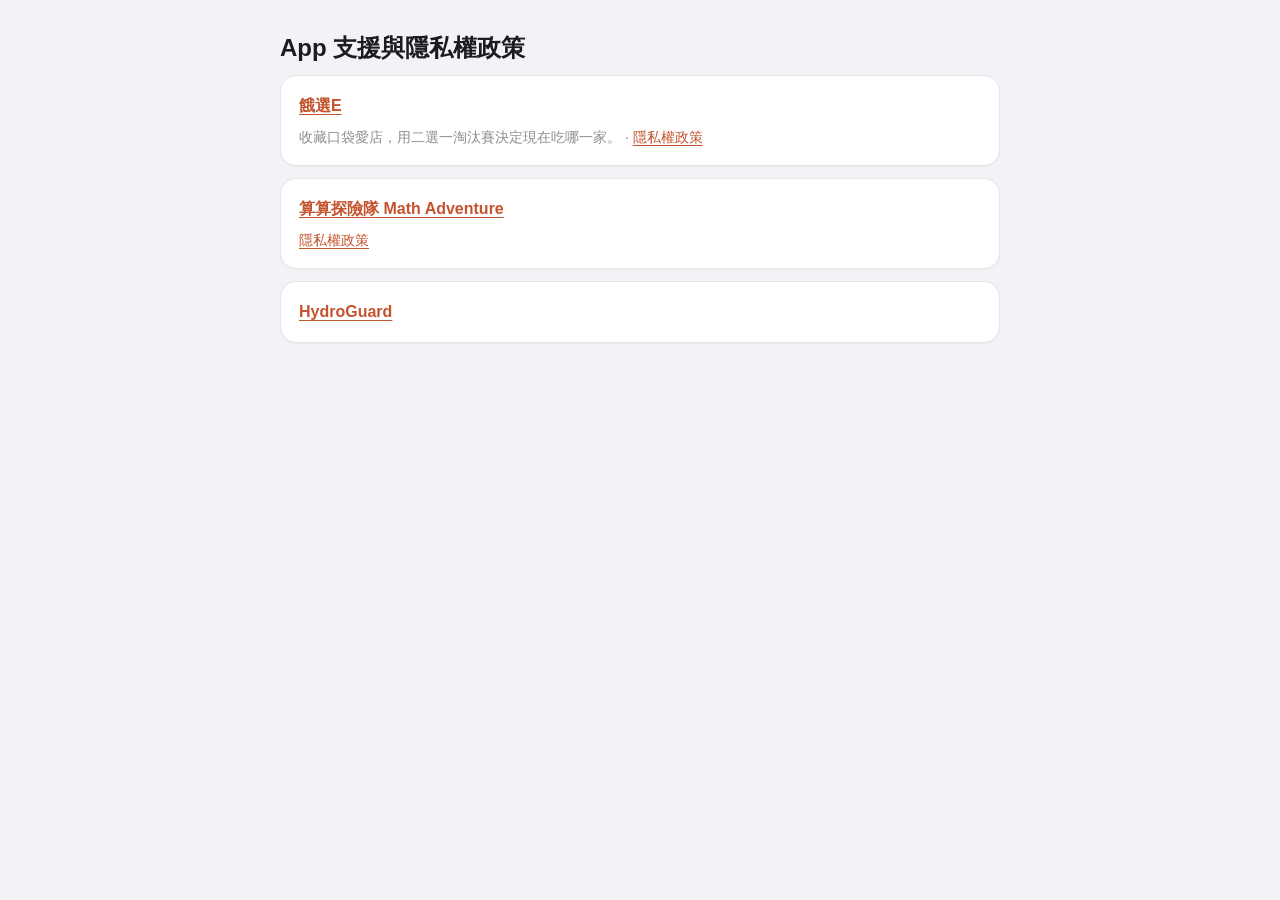
<file: index.html>
<!doctype html>
<html lang="zh-Hant-TW">
<head>
<meta charset="utf-8">
<meta name="viewport" content="width=device-width, initial-scale=1">
<title>vamrebirth · Apps</title>
<link rel="stylesheet" href="eatmatch/assets/site.css?v=2">
</head>
<body>
<main>
<h1>App 支援與隱私權政策</h1>
<div class="card"><strong><a href="eatmatch/">餓選E</a></strong><div class="meta">收藏口袋愛店，用二選一淘汰賽決定現在吃哪一家。 · <a href="eatmatch/privacy.html">隱私權政策</a></div></div>
<div class="card"><strong><a href="math-adventure-support/">算算探險隊 Math Adventure</a></strong><div class="meta"><a href="math-adventure-support/privacy.html">隱私權政策</a></div></div>
<div class="card"><strong><a href="water-disaster-guard-privacy/">HydroGuard</a></strong></div>
</main>
</body>
</html>
</file>
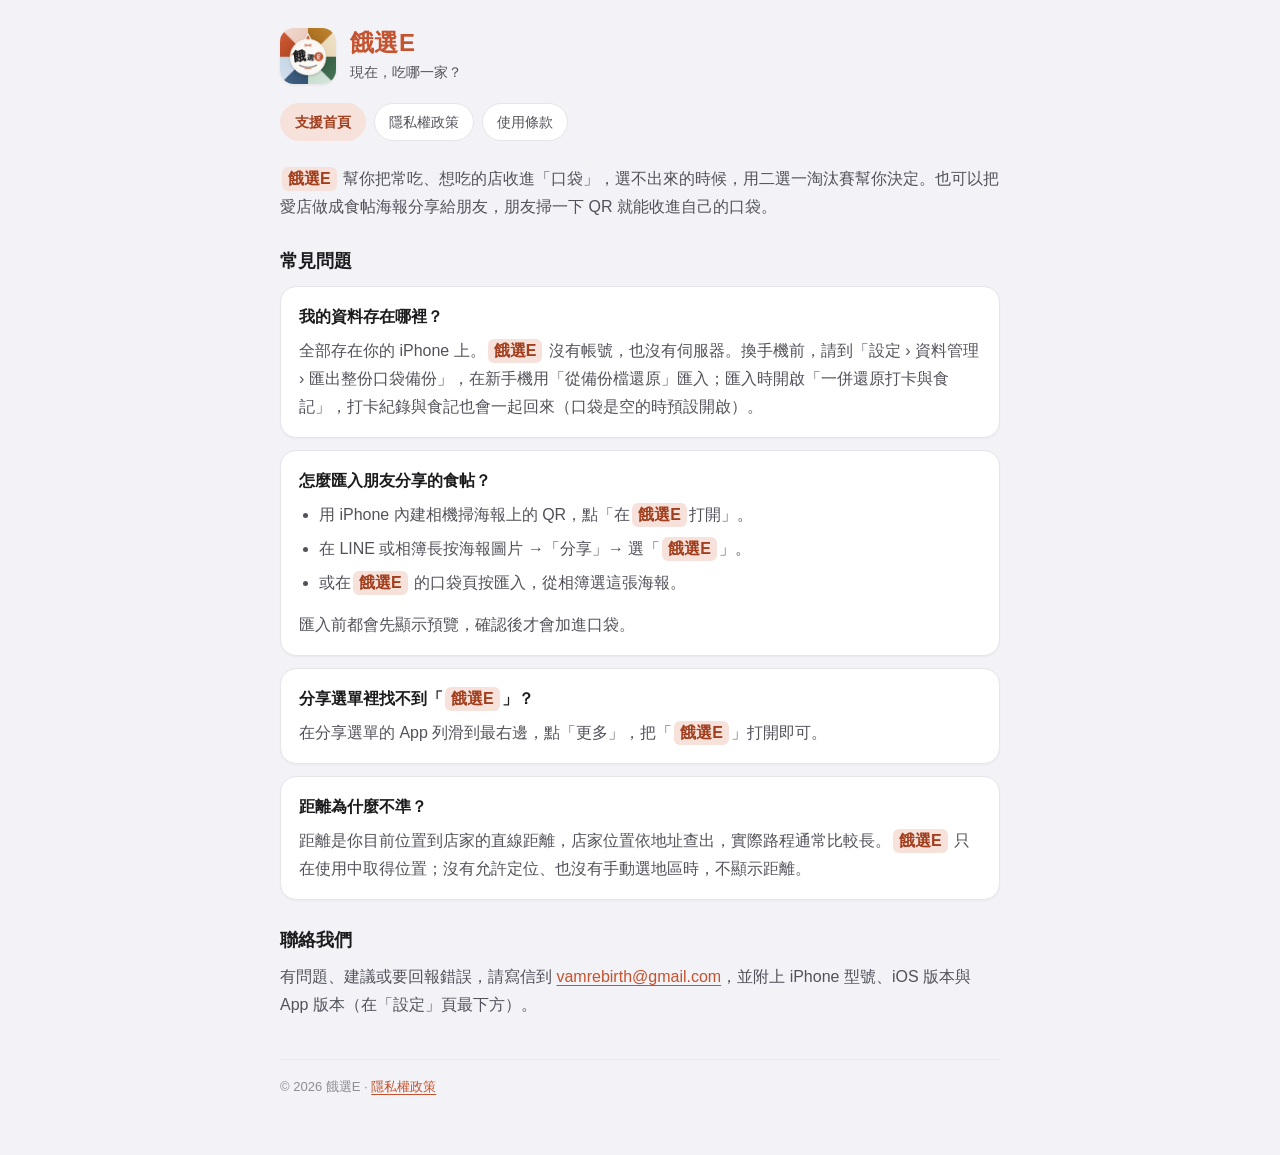
<file: eatmatch/index.html>
<!doctype html>
<html lang="zh-Hant-TW">
<head>
<meta charset="utf-8">
<meta name="viewport" content="width=device-width, initial-scale=1, viewport-fit=cover">
<meta name="theme-color" content="#F2F2F7">
<title>餓選E · 支援</title>
<meta name="description" content="餓選E：收藏口袋愛店，用二選一淘汰賽決定現在吃哪一家。">
<link rel="stylesheet" href="assets/site.css?v=4">
<script src="assets/theme.js?v=1"></script>
</head>
<body>
<main>
<header class="site">
  <img src="assets/app_icon.png" alt="餓選E 圖示">
  <div><h1>餓選E</h1><p>現在，吃哪一家？</p></div>
</header>
<nav><a href="./" aria-current="page">支援首頁</a><a href="privacy.html">隱私權政策</a><a href="terms.html">使用條款</a></nav>

<p><strong class="brand">餓選E</strong> 幫你把常吃、想吃的店收進「口袋」，選不出來的時候，用二選一淘汰賽幫你決定。也可以把愛店做成食帖海報分享給朋友，朋友掃一下 QR 就能收進自己的口袋。</p>

<h2>常見問題</h2>
<div class="card">
  <strong>我的資料存在哪裡？</strong>
  <p>全部存在你的 iPhone 上。<strong class="brand">餓選E</strong> 沒有帳號，也沒有伺服器。換手機前，請到「設定 › 資料管理 › 匯出整份口袋備份」，在新手機用「從備份檔還原」匯入；匯入時開啟「一併還原打卡與食記」，打卡紀錄與食記也會一起回來（口袋是空的時預設開啟）。</p>
</div>
<div class="card">
  <strong>怎麼匯入朋友分享的食帖？</strong>
  <ul>
    <li>用 iPhone 內建相機掃海報上的 QR，點「在<strong class="brand">餓選E</strong>打開」。</li>
    <li>在 LINE 或相簿長按海報圖片 →「分享」→ 選「<strong class="brand">餓選E</strong>」。</li>
    <li>或在<strong class="brand">餓選E</strong> 的口袋頁按匯入，從相簿選這張海報。</li>
  </ul>
  <p>匯入前都會先顯示預覽，確認後才會加進口袋。</p>
</div>
<div class="card">
  <strong>分享選單裡找不到「<strong class="brand">餓選E</strong>」？</strong>
  <p>在分享選單的 App 列滑到最右邊，點「更多」，把「<strong class="brand">餓選E</strong>」打開即可。</p>
</div>
<div class="card">
  <strong>距離為什麼不準？</strong>
  <p>距離是你目前位置到店家的直線距離，店家位置依地址查出，實際路程通常比較長。<strong class="brand">餓選E</strong> 只在使用中取得位置；沒有允許定位、也沒有手動選地區時，不顯示距離。</p>
</div>

<h2>聯絡我們</h2>
<p>有問題、建議或要回報錯誤，請寫信到 <a href="mailto:vamrebirth@gmail.com">vamrebirth@gmail.com</a>，並附上 iPhone 型號、iOS 版本與 App 版本（在「設定」頁最下方）。</p>

<footer>© 2026 餓選E · <a href="privacy.html">隱私權政策</a></footer>
</main>
</body>
</html>
</file>
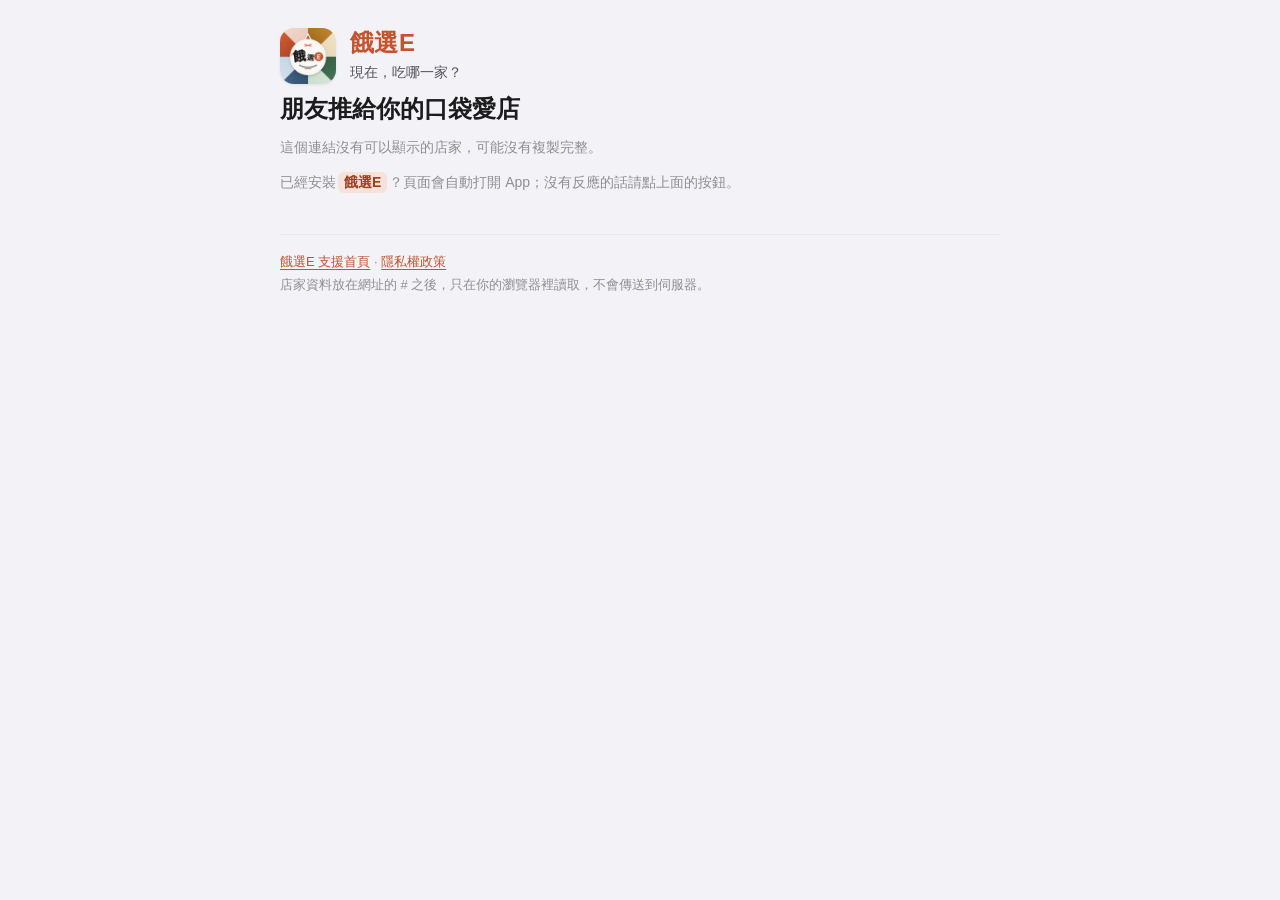
<file: eatmatch/i/index.html>
<!doctype html>
<html lang="zh-Hant-TW">
<head>
<meta charset="utf-8">
<meta name="viewport" content="width=device-width, initial-scale=1, viewport-fit=cover">
<meta name="theme-color" content="#F2F2F7">
<meta name="robots" content="noindex">
<title>朋友推給你的口袋愛店 · 餓選E</title>
<link rel="stylesheet" href="../assets/site.css?v=4">
<script src="../assets/theme.js?v=1"></script>
</head>
<body>
<main>
<header class="site">
  <img src="../assets/app_icon.png" alt="餓選E 圖示">
  <div><h1>餓選E</h1><p>現在，吃哪一家？</p></div>
</header>

<h1 id="title">朋友推給你的口袋愛店</h1>
<div id="list"></div>
<p id="empty" class="meta" hidden>這個連結沒有可以顯示的店家，可能沒有複製完整。</p>

<p id="opening" class="meta" hidden>正在打開<strong class="brand">餓選E</strong>…</p>
<p><a id="open" class="btn" href="#">在餓選E打開</a></p>
<div id="download" class="card" hidden>
  <strong>還沒有<strong class="brand">餓選E</strong>？</strong>
  <p id="download-soon" class="meta">App 即將上架，敬請期待。上架後，下載<strong class="brand">餓選E</strong> 再回來點這個連結，就能把這些店收進口袋。</p>
  <p><a id="download-link" class="btn ghost" href="#" hidden>下載餓選E</a></p>
</div>
<p class="meta">已經安裝<strong class="brand">餓選E</strong>？頁面會自動打開 App；沒有反應的話請點上面的按鈕。</p>

<footer><a href="../">餓選E 支援首頁</a> · <a href="../privacy.html">隱私權政策</a><br>
店家資料放在網址的 # 之後，只在你的瀏覽器裡讀取，不會傳送到伺服器。</footer>
</main>
<script>
// 安全原則：分享碼是別人產生的，不可信。只解析 JSON、只用 textContent 顯示純文字，
// 絕不使用 innerHTML；長度與店家數都有上限；「打開」按鈕只會組出固定格式的 eatmatch:// 網址。
// 下載連結：上架或開放 TestFlight 公開測試後填入（App Store／TestFlight 網址），空字串表示尚未上架。
var DOWNLOAD_URL = '';

// 自動打開 App：iPhone／Android 上載入後試一次；1.6 秒後頁面仍在前景，表示沒裝 App，改顯示下載區。
// 每個連結在同一個分頁只自動試一次，避免使用者按「返回」又被帶走。
function autoOpen(appUrl) {
  var mobile = /iPhone|iPad|iPod|Android/i.test(navigator.userAgent);
  var key = 'eatmatch-tried:' + location.hash.length + ':' + location.hash.slice(-16);
  var showDownload = function () {
    document.getElementById('opening').hidden = true;
    document.getElementById('download').hidden = false;
    if (DOWNLOAD_URL) {
      var link = document.getElementById('download-link');
      link.href = DOWNLOAD_URL;
      link.hidden = false;
      document.getElementById('download-soon').hidden = true;
    }
  };
  if (!mobile) { showDownload(); return; }
  var tried = false;
  try { tried = sessionStorage.getItem(key) === '1'; sessionStorage.setItem(key, '1'); } catch (e) {}
  if (tried) { showDownload(); return; }
  document.getElementById('opening').hidden = false;
  var timer = setTimeout(showDownload, 1600);
  document.addEventListener('visibilitychange', function () {
    if (document.hidden) clearTimeout(timer);
  });
  window.location.href = appUrl;
}

(function () {
  var MAX_CODE = 64 * 1024, MAX_SPOTS = 100, MAX_TEXT = 60;
  function param(name) {
    var sources = [location.hash.replace(/^#/, ''), location.search.replace(/^\?/, '')];
    for (var i = 0; i < sources.length; i++) {
      var parts = sources[i].split('&');
      for (var j = 0; j < parts.length; j++) {
        var kv = parts[j].split('=');
        if (kv[0] === name && kv.length > 1) {
          try { return decodeURIComponent(kv.slice(1).join('=').replace(/\+/g, '%2B')); }
          catch (e) { return null; }
        }
      }
    }
    return null;
  }
  function clean(v, max) {
    var s = (v === null || v === undefined) ? '' : String(v);
    s = s.replace(/[\u0000-\u001F\u007F-\u009F​‌‎‏‪-‮⁠-⁩﻿]/g, '')
         .replace(/\s+/g, ' ').trim();
    return Array.from(s).slice(0, max).join('');
  }
  // EM2: raw deflate 壓縮的 JSON（新版）；EM1: 未壓縮的 JSON（舊海報、舊連結）。
  var MAX_INFLATED = 64 * 1024;
  function bytesOf(code) {
    var b = code.slice(4).replace(/-/g, '+').replace(/_/g, '/');
    while (b.length % 4) b += '=';
    var bin = atob(b), bytes = new Uint8Array(bin.length);
    for (var i = 0; i < bin.length; i++) bytes[i] = bin.charCodeAt(i);
    return bytes;
  }
  function inflate(bytes) {
    if (typeof DecompressionStream === 'undefined') return Promise.reject(new Error('no inflate'));
    var stream = new Blob([bytes]).stream().pipeThrough(new DecompressionStream('deflate-raw'));
    return new Response(stream).arrayBuffer().then(function (buf) {
      if (buf.byteLength > MAX_INFLATED) throw new Error('too large');
      return new Uint8Array(buf);
    });
  }
  function decode(code) {
    if (!code || code.length > MAX_CODE) return Promise.resolve(null);
    var v2 = code.indexOf('EM2:') === 0;
    if (!v2 && code.indexOf('EM1:') !== 0) return Promise.resolve(null);
    var raw;
    try { raw = bytesOf(code); } catch (e) { return Promise.resolve(null); }
    return (v2 ? inflate(raw) : Promise.resolve(raw)).then(function (bytes) {
      var data = JSON.parse(new TextDecoder('utf-8', { fatal: true }).decode(bytes));
      return (data && Array.isArray(data.s)) ? data : null;
    }).catch(function () { return null; });
  }
  var code = param('c');
  decode(code).then(function (data) { render(code, data); });
  function render(code, data) {
  var list = document.getElementById('list');
  var spots = data ? data.s.filter(function (x) { return x && typeof x === 'object'; }).slice(0, MAX_SPOTS) : [];
  if (!spots.length) {
    document.getElementById('empty').hidden = false;
    document.getElementById('open').hidden = true;
    return;
  }
  if (spots.length > 1) {
    document.getElementById('title').textContent = '朋友推給你 ' + spots.length + ' 家口袋愛店';
  }
  spots.forEach(function (x) {
    var card = document.createElement('div');
    card.className = 'card';
    var name = document.createElement('strong');
    name.textContent = clean(x.n, MAX_TEXT) || '未命名店家';
    var meta = document.createElement('div');
    meta.className = 'meta';
    meta.textContent = [clean(x.a, 20), clean(x.b, 4), clean(x.c, 20)].filter(Boolean).join(' · ');
    card.appendChild(name);
    card.appendChild(meta);
    var addr = clean(x.addr, 120);
    if (addr) {
      var a = document.createElement('div');
      a.className = 'meta';
      a.textContent = addr;
      card.appendChild(a);
    }
    list.appendChild(card);
  });
  // 只轉成 URL-safe 字元，組出固定 scheme 的網址，不帶入任何其他輸入。
  // 前綴只會是 EM1: 或 EM2:（decode 已檢查），其餘只留 URL-safe 字元。
  var safe = code.slice(0, 4) + code.slice(4).replace(/[^A-Za-z0-9\-_+\/=]/g, '');
  var appUrl = 'eatmatch://i?c=' + encodeURIComponent(safe);
  document.getElementById('open').href = appUrl;
  autoOpen(appUrl);
  }

})();
</script>
</body>
</html>
</file>
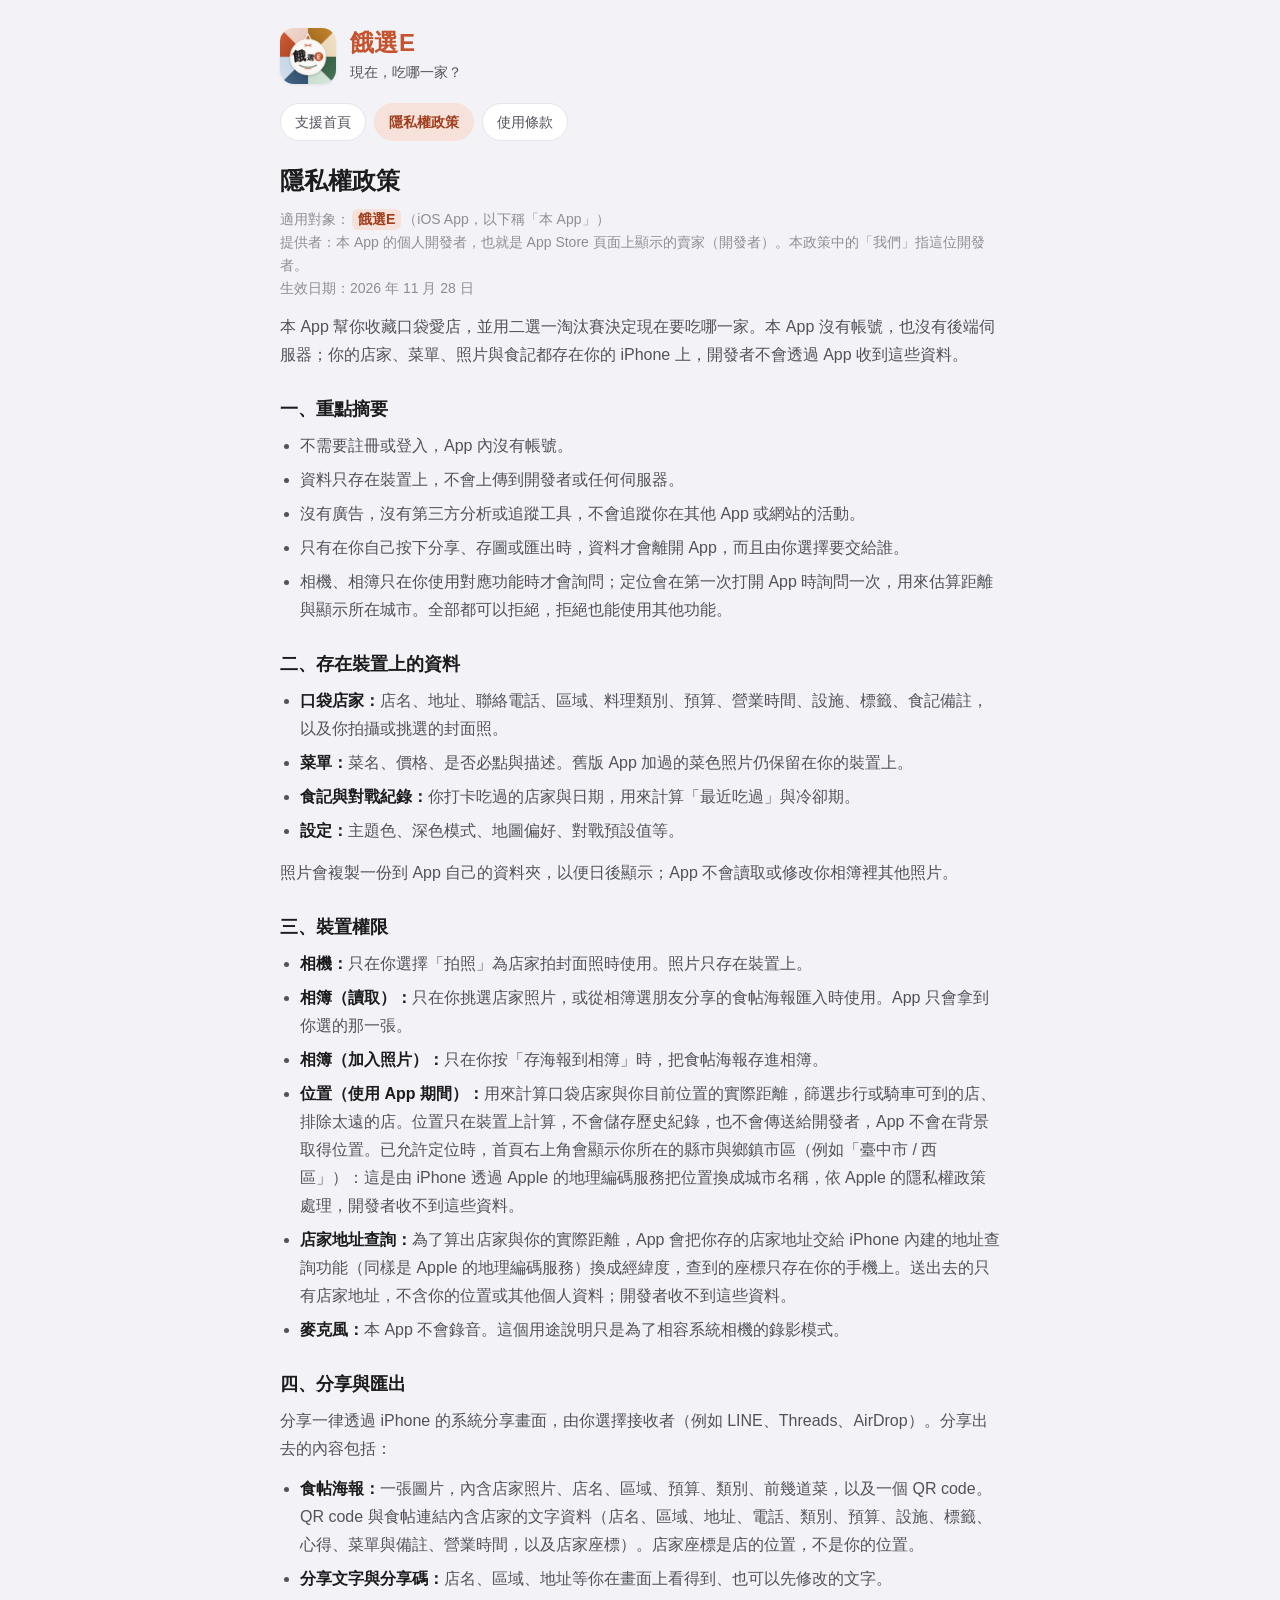
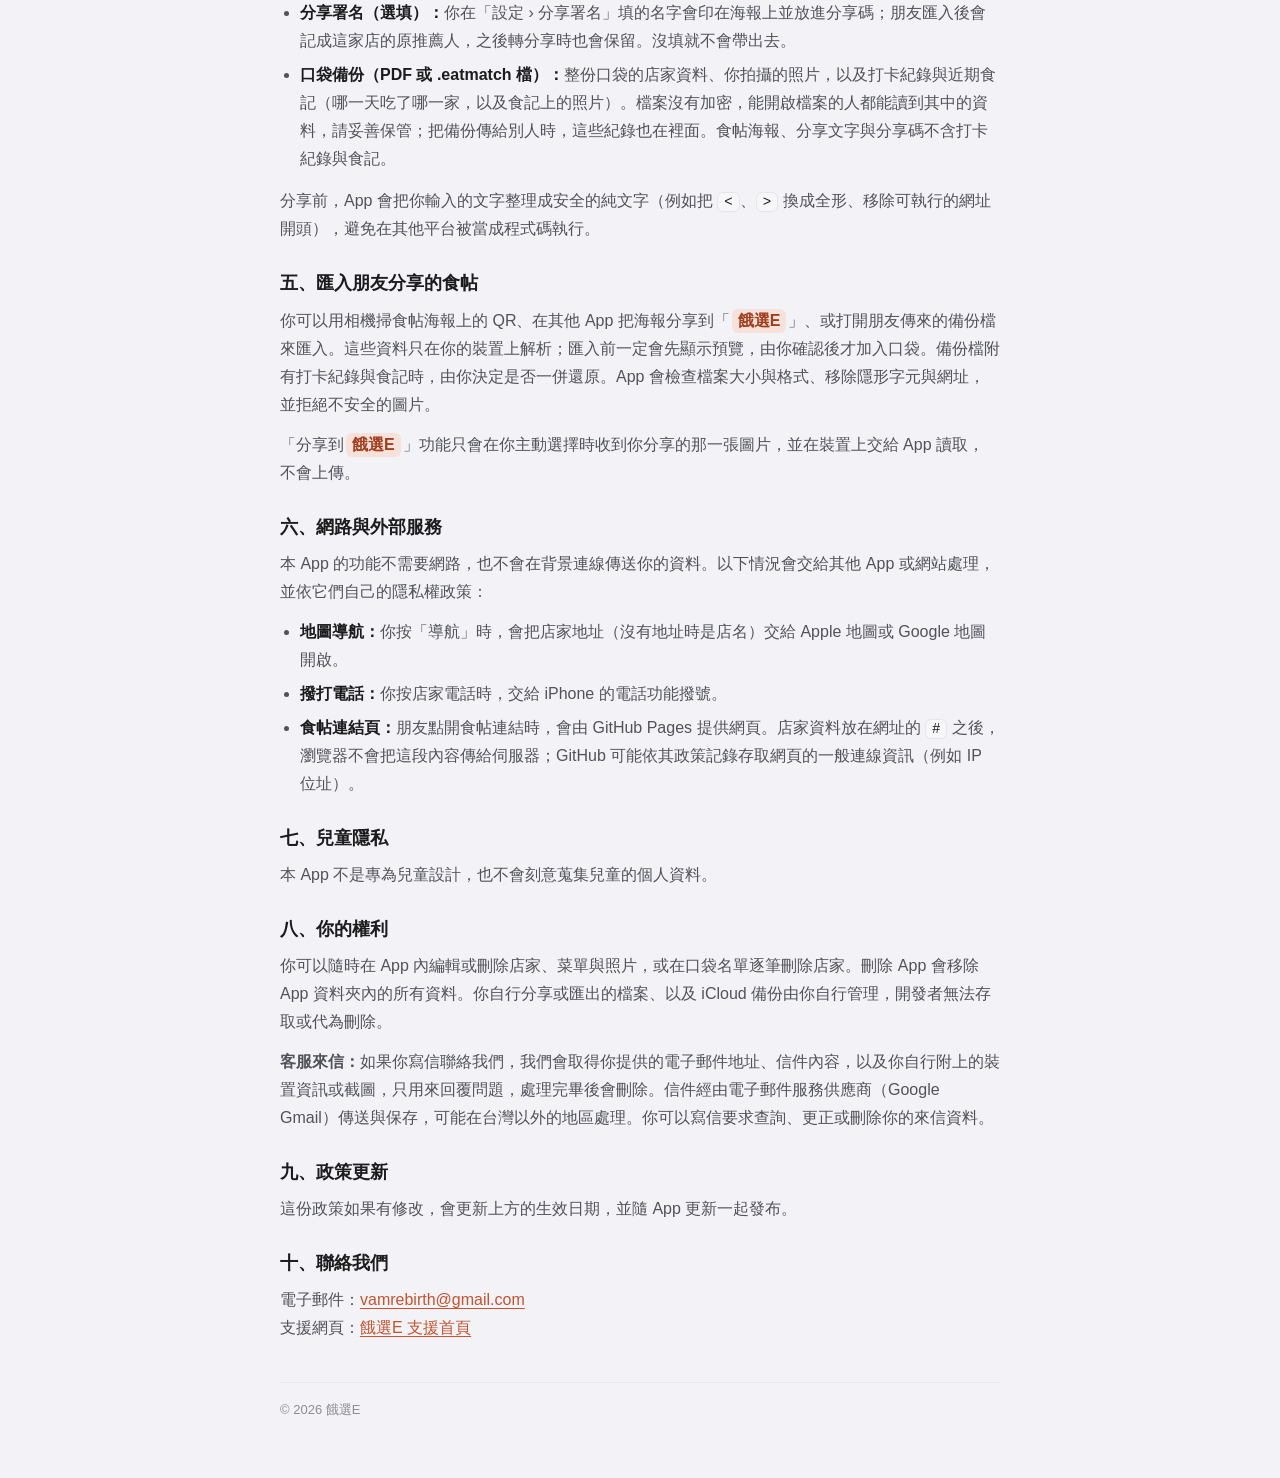
<file: eatmatch/privacy.html>
<!doctype html>
<html lang="zh-Hant-TW">
<head>
<meta charset="utf-8">
<meta name="viewport" content="width=device-width, initial-scale=1, viewport-fit=cover">
<meta name="theme-color" content="#F2F2F7">
<title>隱私權政策 · 餓選E</title>
<link rel="stylesheet" href="assets/site.css?v=4">
<script src="assets/theme.js?v=1"></script>
</head>
<body>
<main>
<header class="site">
  <img src="assets/app_icon.png" alt="餓選E 圖示">
  <div><h1>餓選E</h1><p>現在，吃哪一家？</p></div>
</header>
<nav><a href="./">支援首頁</a><a href="privacy.html" aria-current="page">隱私權政策</a><a href="terms.html">使用條款</a></nav>

<h1>隱私權政策</h1>
<p class="meta">適用對象：<strong class="brand">餓選E</strong>（iOS App，以下稱「本 App」）<br>
提供者：本 App 的個人開發者，也就是 App Store 頁面上顯示的賣家（開發者）。本政策中的「我們」指這位開發者。<br>
生效日期：2026 年 11 月 28 日</p>

<p>本 App 幫你收藏口袋愛店，並用二選一淘汰賽決定現在要吃哪一家。本 App 沒有帳號，也沒有後端伺服器；你的店家、菜單、照片與食記都存在你的 iPhone 上，開發者不會透過 App 收到這些資料。</p>

<h2>一、重點摘要</h2>
<ul>
  <li>不需要註冊或登入，App 內沒有帳號。</li>
  <li>資料只存在裝置上，不會上傳到開發者或任何伺服器。</li>
  <li>沒有廣告，沒有第三方分析或追蹤工具，不會追蹤你在其他 App 或網站的活動。</li>
  <li>只有在你自己按下分享、存圖或匯出時，資料才會離開 App，而且由你選擇要交給誰。</li>
  <li>相機、相簿只在你使用對應功能時才會詢問；定位會在第一次打開 App 時詢問一次，用來估算距離與顯示所在城市。全部都可以拒絕，拒絕也能使用其他功能。</li>
</ul>

<h2>二、存在裝置上的資料</h2>
<ul>
  <li><strong>口袋店家：</strong>店名、地址、聯絡電話、區域、料理類別、預算、營業時間、設施、標籤、食記備註，以及你拍攝或挑選的封面照。</li>
  <li><strong>菜單：</strong>菜名、價格、是否必點與描述。舊版 App 加過的菜色照片仍保留在你的裝置上。</li>
  <li><strong>食記與對戰紀錄：</strong>你打卡吃過的店家與日期，用來計算「最近吃過」與冷卻期。</li>
  <li><strong>設定：</strong>主題色、深色模式、地圖偏好、對戰預設值等。</li>
</ul>
<p>照片會複製一份到 App 自己的資料夾，以便日後顯示；App 不會讀取或修改你相簿裡其他照片。</p>

<h2>三、裝置權限</h2>
<ul>
  <li><strong>相機：</strong>只在你選擇「拍照」為店家拍封面照時使用。照片只存在裝置上。</li>
  <li><strong>相簿（讀取）：</strong>只在你挑選店家照片，或從相簿選朋友分享的食帖海報匯入時使用。App 只會拿到你選的那一張。</li>
  <li><strong>相簿（加入照片）：</strong>只在你按「存海報到相簿」時，把食帖海報存進相簿。</li>
  <li><strong>位置（使用 App 期間）：</strong>用來計算口袋店家與你目前位置的實際距離，篩選步行或騎車可到的店、排除太遠的店。位置只在裝置上計算，不會儲存歷史紀錄，也不會傳送給開發者，App 不會在背景取得位置。已允許定位時，首頁右上角會顯示你所在的縣市與鄉鎮市區（例如「臺中市 / 西區」）：這是由 iPhone 透過 Apple 的地理編碼服務把位置換成城市名稱，依 Apple 的隱私權政策處理，開發者收不到這些資料。</li>
  <li><strong>店家地址查詢：</strong>為了算出店家與你的實際距離，App 會把你存的店家地址交給 iPhone 內建的地址查詢功能（同樣是 Apple 的地理編碼服務）換成經緯度，查到的座標只存在你的手機上。送出去的只有店家地址，不含你的位置或其他個人資料；開發者收不到這些資料。</li>
  <li><strong>麥克風：</strong>本 App 不會錄音。這個用途說明只是為了相容系統相機的錄影模式。</li>
</ul>

<h2>四、分享與匯出</h2>
<p>分享一律透過 iPhone 的系統分享畫面，由你選擇接收者（例如 LINE、Threads、AirDrop）。分享出去的內容包括：</p>
<ul>
  <li><strong>食帖海報：</strong>一張圖片，內含店家照片、店名、區域、預算、類別、前幾道菜，以及一個 QR code。QR code 與食帖連結內含店家的文字資料（店名、區域、地址、電話、類別、預算、設施、標籤、心得、菜單與備註、營業時間，以及店家座標）。店家座標是店的位置，不是你的位置。</li>
  <li><strong>分享文字與分享碼：</strong>店名、區域、地址等你在畫面上看得到、也可以先修改的文字。</li>
  <li><strong>分享署名（選填）：</strong>你在「設定 › 分享署名」填的名字會印在海報上並放進分享碼；朋友匯入後會記成這家店的原推薦人，之後轉分享時也會保留。沒填就不會帶出去。</li>
  <li><strong>口袋備份（PDF 或 .eatmatch 檔）：</strong>整份口袋的店家資料、你拍攝的照片，以及打卡紀錄與近期食記（哪一天吃了哪一家，以及食記上的照片）。檔案沒有加密，能開啟檔案的人都能讀到其中的資料，請妥善保管；把備份傳給別人時，這些紀錄也在裡面。食帖海報、分享文字與分享碼不含打卡紀錄與食記。</li>
</ul>
<p>分享前，App 會把你輸入的文字整理成安全的純文字（例如把 <code>&lt;</code>、<code>&gt;</code> 換成全形、移除可執行的網址開頭），避免在其他平台被當成程式碼執行。</p>

<h2>五、匯入朋友分享的食帖</h2>
<p>你可以用相機掃食帖海報上的 QR、在其他 App 把海報分享到「<strong class="brand">餓選E</strong>」、或打開朋友傳來的備份檔來匯入。這些資料只在你的裝置上解析；匯入前一定會先顯示預覽，由你確認後才加入口袋。備份檔附有打卡紀錄與食記時，由你決定是否一併還原。App 會檢查檔案大小與格式、移除隱形字元與網址，並拒絕不安全的圖片。</p>
<p>「分享到<strong class="brand">餓選E</strong>」功能只會在你主動選擇時收到你分享的那一張圖片，並在裝置上交給 App 讀取，不會上傳。</p>

<h2>六、網路與外部服務</h2>
<p>本 App 的功能不需要網路，也不會在背景連線傳送你的資料。以下情況會交給其他 App 或網站處理，並依它們自己的隱私權政策：</p>
<ul>
  <li><strong>地圖導航：</strong>你按「導航」時，會把店家地址（沒有地址時是店名）交給 Apple 地圖或 Google 地圖開啟。</li>
  <li><strong>撥打電話：</strong>你按店家電話時，交給 iPhone 的電話功能撥號。</li>
  <li><strong>食帖連結頁：</strong>朋友點開食帖連結時，會由 GitHub Pages 提供網頁。店家資料放在網址的 <code>#</code> 之後，瀏覽器不會把這段內容傳給伺服器；GitHub 可能依其政策記錄存取網頁的一般連線資訊（例如 IP 位址）。</li>
</ul>

<h2>七、兒童隱私</h2>
<p>本 App 不是專為兒童設計，也不會刻意蒐集兒童的個人資料。</p>

<h2>八、你的權利</h2>
<p>你可以隨時在 App 內編輯或刪除店家、菜單與照片，或在口袋名單逐筆刪除店家。刪除 App 會移除 App 資料夾內的所有資料。你自行分享或匯出的檔案、以及 iCloud 備份由你自行管理，開發者無法存取或代為刪除。</p>
<p><strong>客服來信：</strong>如果你寫信聯絡我們，我們會取得你提供的電子郵件地址、信件內容，以及你自行附上的裝置資訊或截圖，只用來回覆問題，處理完畢後會刪除。信件經由電子郵件服務供應商（Google Gmail）傳送與保存，可能在台灣以外的地區處理。你可以寫信要求查詢、更正或刪除你的來信資料。</p>

<h2>九、政策更新</h2>
<p>這份政策如果有修改，會更新上方的生效日期，並隨 App 更新一起發布。</p>

<h2>十、聯絡我們</h2>
<p>電子郵件：<a href="mailto:vamrebirth@gmail.com">vamrebirth@gmail.com</a><br>
支援網頁：<a href="./">餓選E 支援首頁</a></p>

<footer>© 2026 餓選E</footer>
</main>
</body>
</html>
</file>
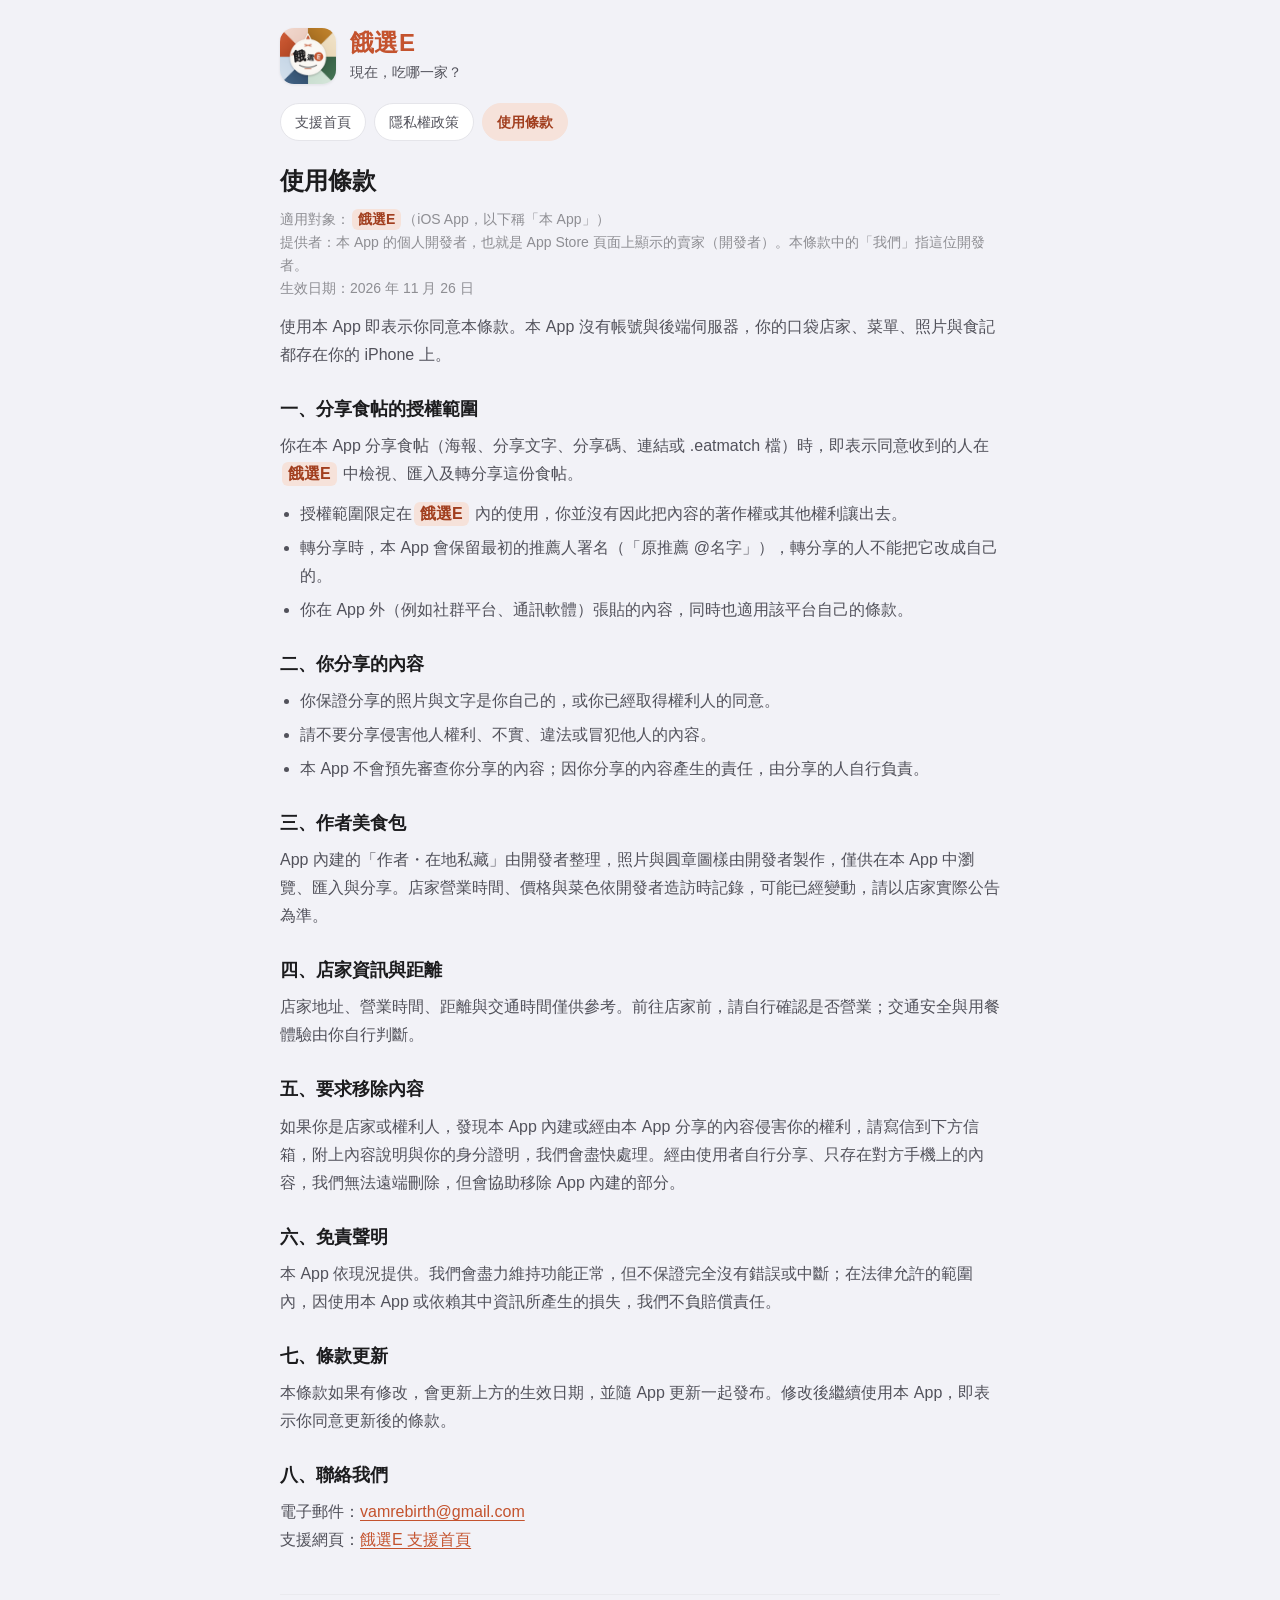
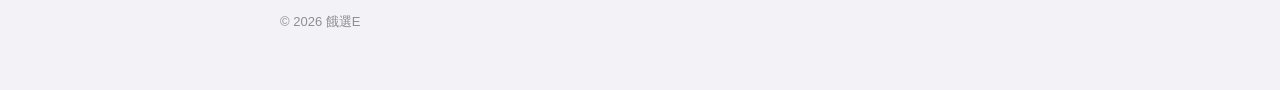
<file: eatmatch/terms.html>
<!doctype html>
<html lang="zh-Hant-TW">
<head>
<meta charset="utf-8">
<meta name="viewport" content="width=device-width, initial-scale=1, viewport-fit=cover">
<meta name="theme-color" content="#F2F2F7">
<title>使用條款 · 餓選E</title>
<link rel="stylesheet" href="assets/site.css?v=4">
<script src="assets/theme.js?v=1"></script>
</head>
<body>
<main>
<header class="site">
  <img src="assets/app_icon.png" alt="餓選E 圖示">
  <div><h1>餓選E</h1><p>現在，吃哪一家？</p></div>
</header>
<nav><a href="./">支援首頁</a><a href="privacy.html">隱私權政策</a><a href="terms.html" aria-current="page">使用條款</a></nav>

<h1>使用條款</h1>
<p class="meta">適用對象：<strong class="brand">餓選E</strong>（iOS App，以下稱「本 App」）<br>
提供者：本 App 的個人開發者，也就是 App Store 頁面上顯示的賣家（開發者）。本條款中的「我們」指這位開發者。<br>
生效日期：2026 年 11 月 26 日</p>

<p>使用本 App 即表示你同意本條款。本 App 沒有帳號與後端伺服器，你的口袋店家、菜單、照片與食記都存在你的 iPhone 上。</p>

<h2>一、分享食帖的授權範圍</h2>
<p>你在本 App 分享食帖（海報、分享文字、分享碼、連結或 .eatmatch 檔）時，即表示同意收到的人在<strong class="brand">餓選E</strong> 中檢視、匯入及轉分享這份食帖。</p>
<ul>
  <li>授權範圍限定在<strong class="brand">餓選E</strong> 內的使用，你並沒有因此把內容的著作權或其他權利讓出去。</li>
  <li>轉分享時，本 App 會保留最初的推薦人署名（「原推薦 @名字」），轉分享的人不能把它改成自己的。</li>
  <li>你在 App 外（例如社群平台、通訊軟體）張貼的內容，同時也適用該平台自己的條款。</li>
</ul>

<h2>二、你分享的內容</h2>
<ul>
  <li>你保證分享的照片與文字是你自己的，或你已經取得權利人的同意。</li>
  <li>請不要分享侵害他人權利、不實、違法或冒犯他人的內容。</li>
  <li>本 App 不會預先審查你分享的內容；因你分享的內容產生的責任，由分享的人自行負責。</li>
</ul>

<h2>三、作者美食包</h2>
<p>App 內建的「作者・在地私藏」由開發者整理，照片與圓章圖樣由開發者製作，僅供在本 App 中瀏覽、匯入與分享。店家營業時間、價格與菜色依開發者造訪時記錄，可能已經變動，請以店家實際公告為準。</p>

<h2>四、店家資訊與距離</h2>
<p>店家地址、營業時間、距離與交通時間僅供參考。前往店家前，請自行確認是否營業；交通安全與用餐體驗由你自行判斷。</p>

<h2>五、要求移除內容</h2>
<p>如果你是店家或權利人，發現本 App 內建或經由本 App 分享的內容侵害你的權利，請寫信到下方信箱，附上內容說明與你的身分證明，我們會盡快處理。經由使用者自行分享、只存在對方手機上的內容，我們無法遠端刪除，但會協助移除 App 內建的部分。</p>

<h2>六、免責聲明</h2>
<p>本 App 依現況提供。我們會盡力維持功能正常，但不保證完全沒有錯誤或中斷；在法律允許的範圍內，因使用本 App 或依賴其中資訊所產生的損失，我們不負賠償責任。</p>

<h2>七、條款更新</h2>
<p>本條款如果有修改，會更新上方的生效日期，並隨 App 更新一起發布。修改後繼續使用本 App，即表示你同意更新後的條款。</p>

<h2>八、聯絡我們</h2>
<p>電子郵件：<a href="mailto:vamrebirth@gmail.com">vamrebirth@gmail.com</a><br>
支援網頁：<a href="./">餓選E 支援首頁</a></p>

<footer>© 2026 餓選E</footer>
</main>
</body>
</html>
</file>
<file: eatmatch/assets/site.css>
:root,
:root[data-accent="terracotta"] {
  --bg0: #F2F2F7;
  --surface: #FFFFFF;
  --surface-soft: #F7F7FA;
  --border: #E5E5EA;
  --divider: #EAEAEE;
  --text-hi: #1C1C1E;
  --text-md: #52525B;
  --text-lo: #8E8E93;
  --brand: #C4532E;
  --brand-strong: #A13E1E;
  --accent-soft: #F6E2DA;
  --accent-tint: #FBF1EC;
}

:root[data-accent="matcha"] {
  --brand: #3F6B4E;
  --brand-strong: #2E523A;
  --accent-soft: #DCE9E0;
  --accent-tint: #EEF5F0;
}

:root[data-accent="yuzu"] {
  --brand: #B67A27;
  --brand-strong: #925F19;
  --accent-soft: #F3E5CE;
  --accent-tint: #FAF2E6;
}

:root[data-accent="indigo"] {
  --brand: #3B5B7C;
  --brand-strong: #2A445F;
  --accent-soft: #DDE6F0;
  --accent-tint: #EEF3F8;
}

* {
  box-sizing: border-box;
}

html {
  -webkit-text-size-adjust: 100%;
  background: var(--bg0);
}

body {
  margin: 0;
  background: var(--bg0);
  color: var(--text-hi);
  font-family: -apple-system, BlinkMacSystemFont, "PingFang TC", "Noto Sans TC", sans-serif;
  font-size: 16px;
  line-height: 1.75;
}

main {
  max-width: 760px;
  margin: 0 auto;
  padding: 28px max(20px, env(safe-area-inset-right)) calc(56px + env(safe-area-inset-bottom)) max(20px, env(safe-area-inset-left));
  overflow-wrap: anywhere;
}

header.site {
  display: flex;
  align-items: center;
  gap: 14px;
  margin-bottom: 8px;
}

header.site img {
  width: 56px;
  height: 56px;
  border-radius: 14px;
  flex-shrink: 0;
  box-shadow: 0 1px 3px rgba(28, 28, 30, 0.08);
}

header.site h1 {
  font-size: 24px;
  font-weight: 800;
  line-height: 1.25;
  letter-spacing: 0.02em;
  margin: 0;
  color: var(--brand);
}

header.site p {
  margin: 2px 0 0;
  color: var(--text-md);
  font-size: 14px;
  font-weight: 500;
}

nav {
  display: flex;
  gap: 8px;
  flex-wrap: wrap;
  margin: 18px 0 24px;
  font-size: 14px;
}

nav a {
  display: inline-flex;
  align-items: center;
  min-height: 36px;
  padding: 6px 14px;
  border-radius: 999px;
  background: var(--surface);
  border: 1px solid var(--border);
  color: var(--text-md);
  text-decoration: none;
  font-weight: 500;
  transition: background-color 0.15s ease, border-color 0.15s ease, color 0.15s ease;
}

nav a:hover {
  border-color: var(--brand);
  color: var(--brand-strong);
}

nav a[aria-current="page"] {
  background: var(--accent-soft);
  border-color: var(--accent-soft);
  color: var(--brand-strong);
  font-weight: 600;
}

main > h1 {
  font-size: 24px;
  line-height: 1.3;
  margin: 4px 0 12px;
  color: var(--text-hi);
}

h2 {
  font-size: 18px;
  line-height: 1.4;
  margin: 28px 0 10px;
  color: var(--text-hi);
}

p {
  margin: 0 0 12px;
  color: var(--text-md);
}

a {
  color: var(--brand);
  text-underline-offset: 3px;
}

a:hover {
  color: var(--brand-strong);
}

.card {
  background: var(--surface);
  border: 1px solid var(--border);
  border-radius: 16px;
  padding: 16px 18px;
  margin: 12px 0;
  box-shadow: 0 1px 2px rgba(28, 28, 30, 0.04);
}

.card > strong {
  display: block;
  color: var(--text-hi);
  margin-bottom: 6px;
}

.card > :last-child {
  margin-bottom: 0;
}

.meta {
  color: var(--text-lo);
  font-size: 14px;
  line-height: 1.65;
}

.btn {
  display: inline-flex;
  align-items: center;
  justify-content: center;
  min-height: 44px;
  background: var(--brand);
  color: #FFFFFF;
  text-decoration: none;
  padding: 10px 22px;
  border-radius: 999px;
  font-weight: 600;
  font-size: 15px;
  transition: background-color 0.15s ease, opacity 0.15s ease;
}

.btn:hover {
  background: var(--brand-strong);
  color: #FFFFFF;
}

.btn.ghost {
  background: var(--surface);
  color: var(--brand-strong);
  border: 1px solid var(--brand);
}

.btn.ghost:hover {
  background: var(--accent-tint);
  color: var(--brand-strong);
}

ul {
  margin: 0 0 14px;
  padding-left: 1.25em;
  color: var(--text-md);
}

li {
  margin-bottom: 6px;
}

li strong {
  color: var(--text-hi);
}

code {
  font-family: ui-monospace, SFMono-Regular, Menlo, Monaco, Consolas, monospace;
  font-size: 0.88em;
  background: var(--surface-soft);
  border: 1px solid var(--border);
  border-radius: 6px;
  padding: 1px 6px;
  color: var(--text-hi);
}

.brand {
  display: inline-block;
  font-weight: 700;
  color: var(--brand-strong);
  background: var(--accent-soft);
  padding: 0 6px;
  margin: 0 2px;
  border-radius: 6px;
  line-height: 1.5;
}

footer {
  margin-top: 40px;
  padding-top: 16px;
  border-top: 1px solid var(--divider);
  color: var(--text-lo);
  font-size: 13px;
}

[hidden] {
  display: none !important;
}

@media (max-width: 480px) {
  body {
    font-size: 15px;
    line-height: 1.7;
  }

  main {
    padding: 20px max(16px, env(safe-area-inset-right)) calc(44px + env(safe-area-inset-bottom)) max(16px, env(safe-area-inset-left));
  }

  header.site img {
    width: 48px;
    height: 48px;
    border-radius: 12px;
  }

  header.site h1 {
    font-size: 22px;
  }

  main > h1 {
    font-size: 21px;
  }

  h2 {
    font-size: 17px;
    margin: 24px 0 8px;
  }

  .card {
    padding: 14px 16px;
    border-radius: 14px;
  }

  .btn {
    width: 100%;
  }
}
</file>
